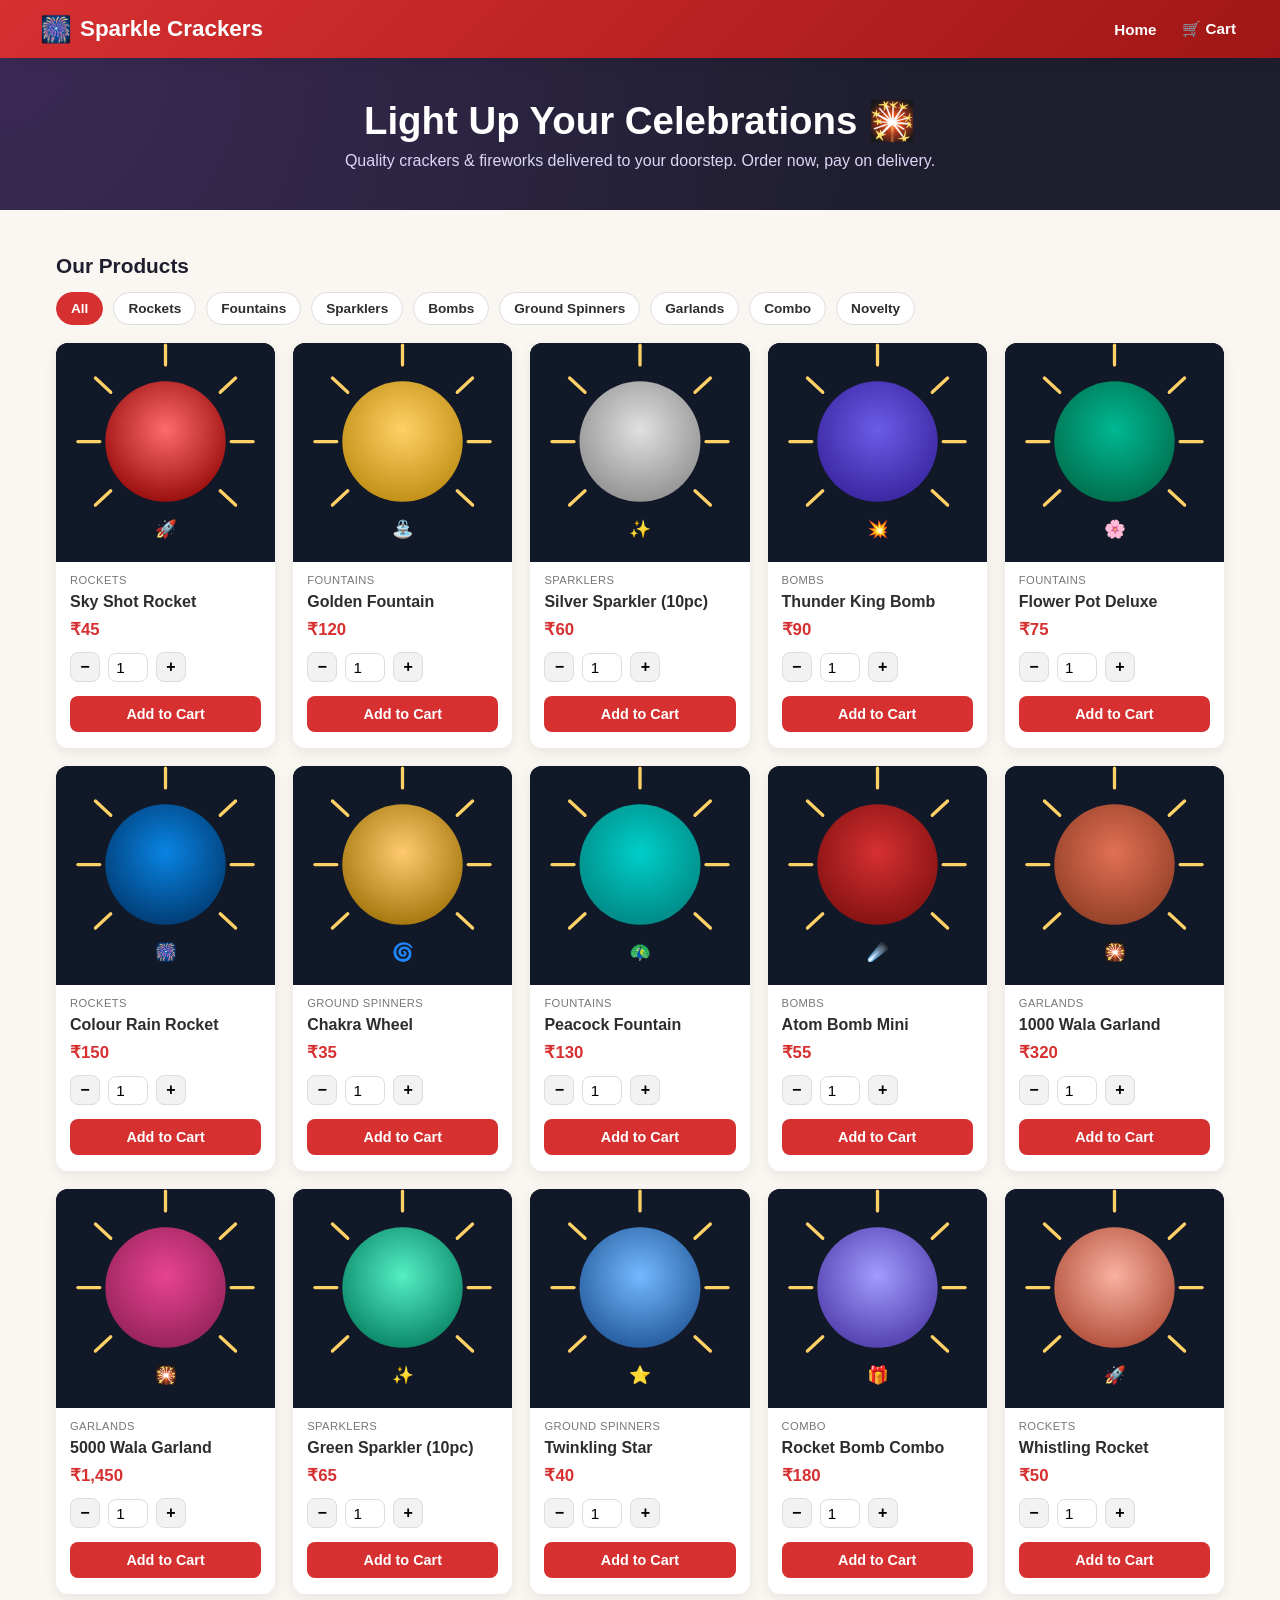
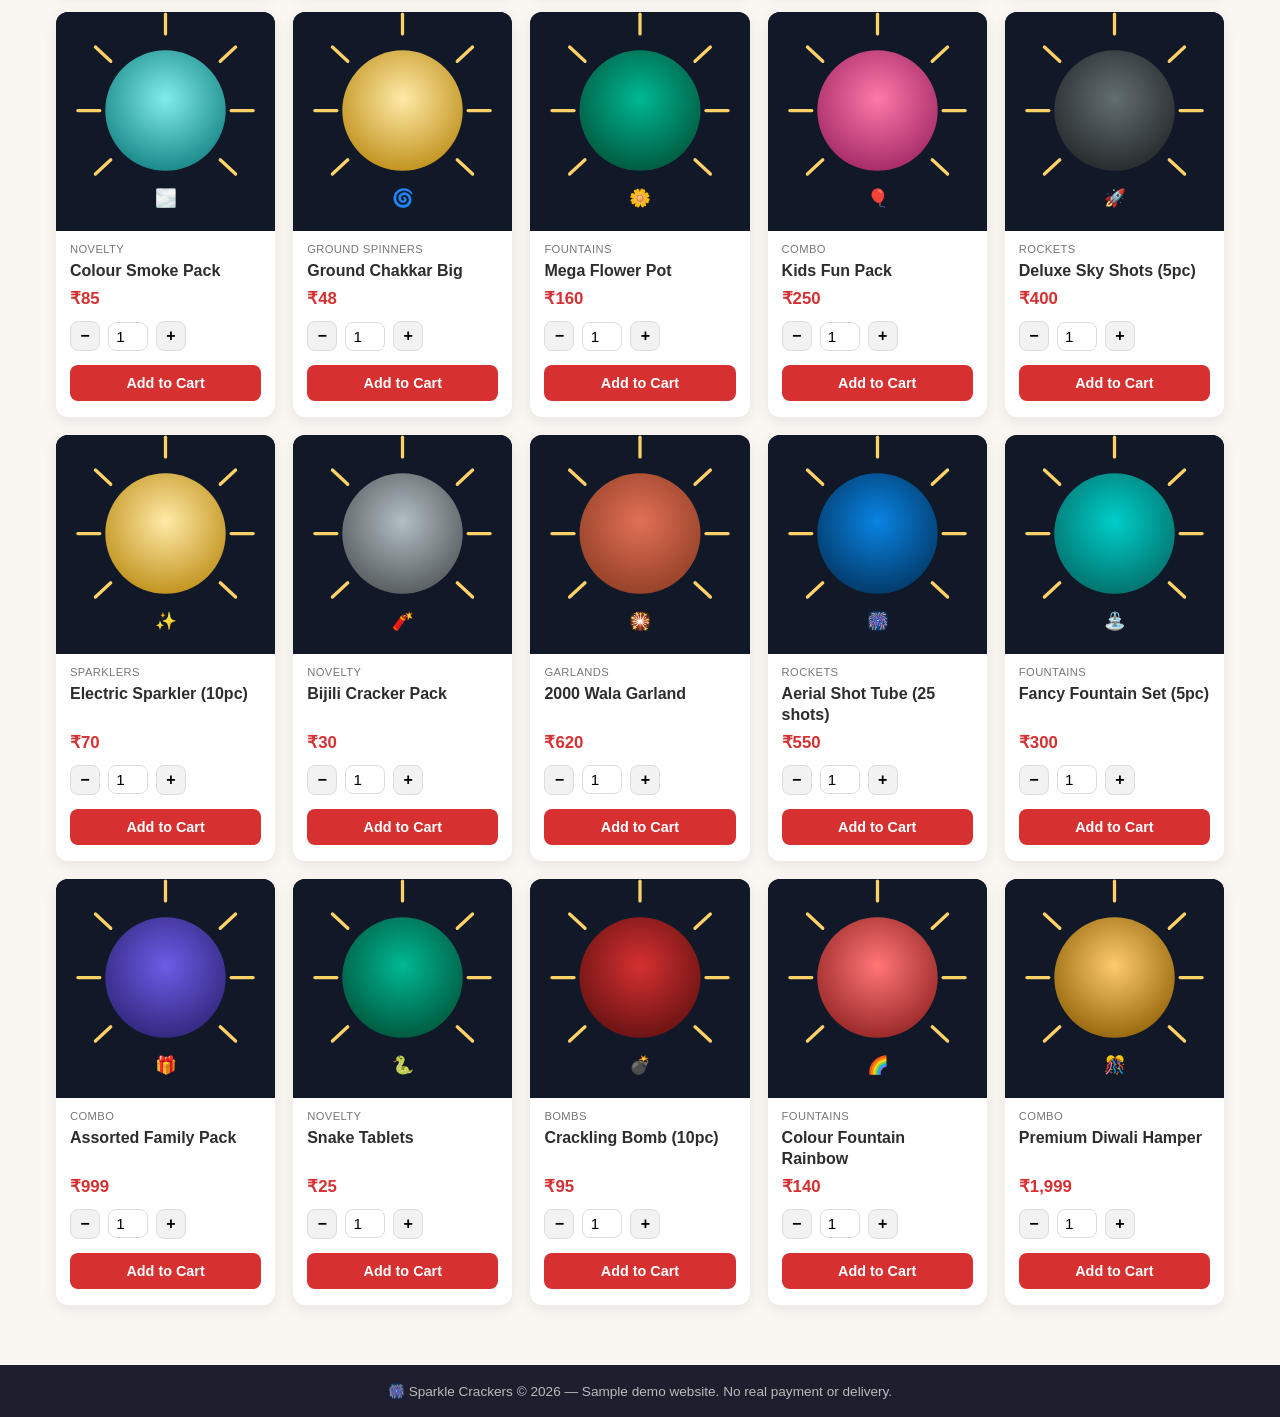
<file: index.html>
<!DOCTYPE html>
<html lang="en">
<head>
<meta charset="UTF-8" />
<meta name="viewport" content="width=device-width, initial-scale=1.0" />
<title>Sparkle Crackers | Online Shop</title>
<link rel="stylesheet" href="style.css" />
</head>
<body>

<header class="site-header">
  <div class="header-inner">
    <div class="logo"><span class="emoji">🎆</span> Sparkle Crackers</div>
    <nav class="site-nav">
      <a href="index.html">Home</a>
      <a href="cart.html" class="cart-link">🛒 Cart <span id="cartCount">0</span></a>
    </nav>
  </div>
</header>

<section class="hero">
  <h1>Light Up Your Celebrations 🎇</h1>
  <p>Quality crackers &amp; fireworks delivered to your doorstep. Order now, pay on delivery.</p>
</section>

<main>
  <h2 class="section-title">Our Products</h2>

  <div class="filter-bar" id="filterBar"></div>

  <div class="product-grid" id="productGrid"></div>
</main>

<footer>
  🎆 Sparkle Crackers &copy; 2026 — Sample demo website. No real payment or delivery.
</footer>

<script src="products.js"></script>
<script src="cart.js"></script>
<script src="ui.js"></script>
<script>
  const grid = document.getElementById("productGrid");
  const filterBar = document.getElementById("filterBar");
  let activeCategory = "All";

  const categories = ["All", ...new Set(PRODUCTS.map(p => p.category))];

  function renderFilters() {
    filterBar.innerHTML = categories.map(cat =>
      `<button data-cat="${cat}" class="${cat === activeCategory ? 'active' : ''}">${cat}</button>`
    ).join("");
  }

  function renderProducts() {
    const list = activeCategory === "All"
      ? PRODUCTS
      : PRODUCTS.filter(p => p.category === activeCategory);

    grid.innerHTML = list.map(p => `
      <div class="product-card" id="card-${p.id}">
        <img src="${p.img}" alt="${p.name}" />
        <div class="product-info">
          <span class="product-category">${p.category}</span>
          <span class="product-name">${p.name}</span>
          <span class="product-price">${formatRupees(p.price)}</span>
          <div class="qty-control">
            <button type="button" onclick="changeQty(${p.id}, -1)">−</button>
            <input type="number" min="1" value="1" id="qty-${p.id}" />
            <button type="button" onclick="changeQty(${p.id}, 1)">+</button>
          </div>
          <button class="btn btn-primary btn-block" style="margin-top:8px;" onclick="handleAdd(${p.id})">Add to Cart</button>
        </div>
      </div>
    `).join("");
  }

  function changeQty(id, delta) {
    const input = document.getElementById(`qty-${id}`);
    let val = parseInt(input.value) || 1;
    val = Math.max(1, val + delta);
    input.value = val;
  }

  function handleAdd(id) {
    const input = document.getElementById(`qty-${id}`);
    const qty = Math.max(1, parseInt(input.value) || 1);
    addToCart(id, qty);
    const card = document.getElementById(`card-${id}`);
    card.classList.add("added-flash");
    setTimeout(() => card.classList.remove("added-flash"), 400);
    const product = PRODUCTS.find(p => p.id === id);
    showToast(`Added ${qty} × ${product.name} to cart`);
  }

  filterBar.addEventListener("click", (e) => {
    if (e.target.tagName === "BUTTON") {
      activeCategory = e.target.dataset.cat;
      renderFilters();
      renderProducts();
    }
  });

  renderFilters();
  renderProducts();
</script>
</body>
</html>
</file>
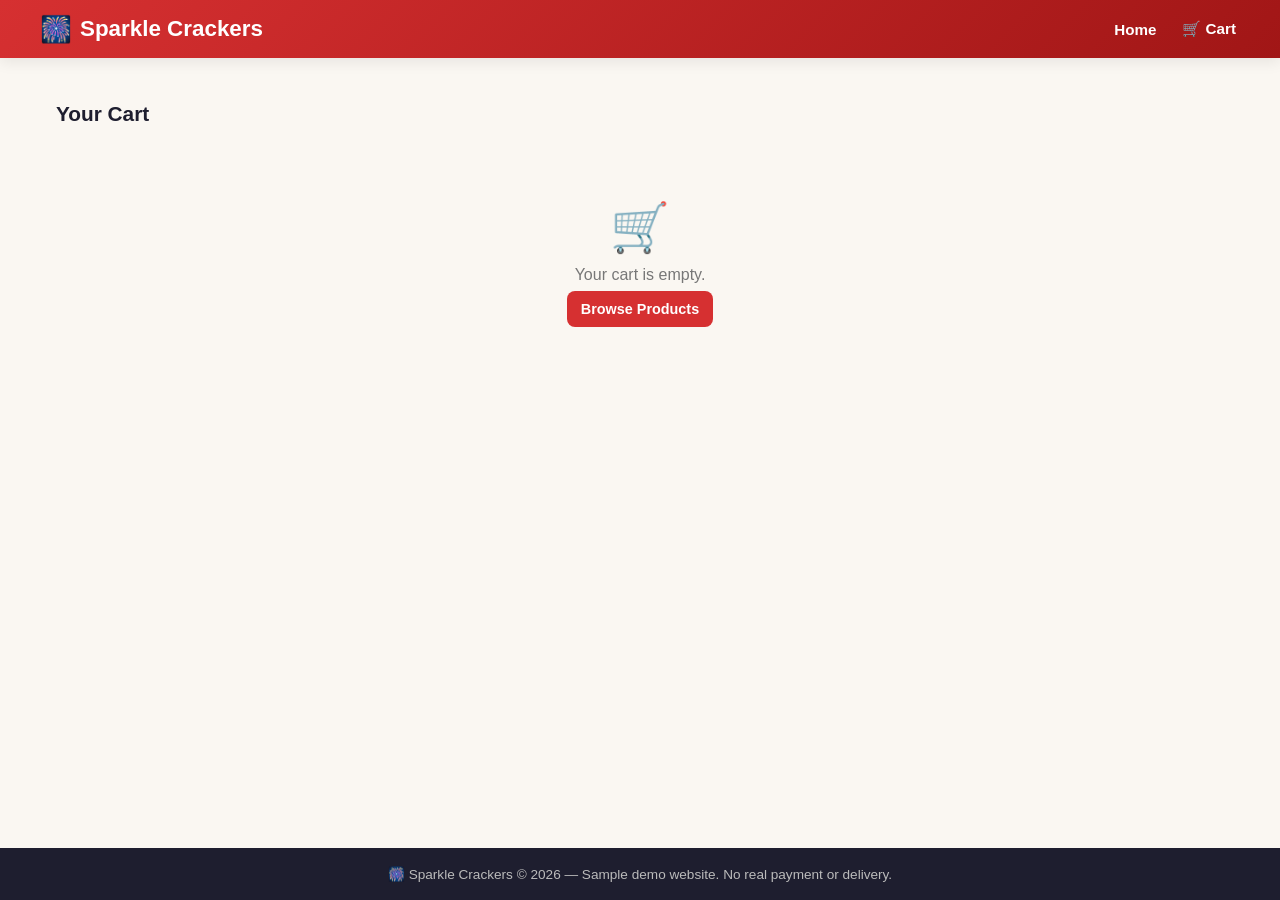
<file: cart.html>
<!DOCTYPE html>
<html lang="en">
<head>
<meta charset="UTF-8" />
<meta name="viewport" content="width=device-width, initial-scale=1.0" />
<title>Your Cart | Sparkle Crackers</title>
<link rel="stylesheet" href="style.css" />
</head>
<body>

<header class="site-header">
  <div class="header-inner">
    <div class="logo"><span class="emoji">🎆</span> Sparkle Crackers</div>
    <nav class="site-nav">
      <a href="index.html">Home</a>
      <a href="cart.html" class="cart-link">🛒 Cart <span id="cartCount">0</span></a>
    </nav>
  </div>
</header>

<main>
  <h2 class="section-title">Your Cart</h2>
  <div id="cartContainer"></div>
</main>

<footer>
  🎆 Sparkle Crackers &copy; 2026 — Sample demo website. No real payment or delivery.
</footer>

<script src="products.js"></script>
<script src="cart.js"></script>
<script src="ui.js"></script>
<script>
  const container = document.getElementById("cartContainer");

  function renderCart() {
    const items = getCartDetails();

    if (items.length === 0) {
      container.innerHTML = `
        <div class="empty-state">
          <span class="emoji">🛒</span>
          Your cart is empty.
          <div style="margin-top:16px;">
            <a href="index.html" class="btn btn-primary">Browse Products</a>
          </div>
        </div>
      `;
      return;
    }

    let html = items.map(item => `
      <div class="cart-item" id="cart-row-${item.product.id}">
        <img src="${item.product.img}" alt="${item.product.name}" />
        <div class="cart-item-info">
          <div class="cart-item-name">${item.product.name}</div>
          <div class="cart-item-price">${formatRupees(item.product.price)} each</div>
          <div class="qty-control">
            <button type="button" onclick="updateQty(${item.product.id}, -1)">−</button>
            <input type="number" min="1" value="${item.qty}" id="cart-qty-${item.product.id}"
                   onchange="setQtyDirect(${item.product.id}, this.value)" />
            <button type="button" onclick="updateQty(${item.product.id}, 1)">+</button>
          </div>
        </div>
        <div class="cart-item-actions">
          <div class="cart-item-total">${formatRupees(item.lineTotal)}</div>
          <button class="remove-link" onclick="removeItem(${item.product.id})">Remove</button>
        </div>
      </div>
    `).join("");

    const total = getCartTotal();

    html += `
      <div class="summary-box">
        <div class="summary-row">
          <span>Items (${getCartCount()})</span>
          <span>${formatRupees(total)}</span>
        </div>
        <div class="summary-row total">
          <span>Subtotal</span>
          <span>${formatRupees(total)}</span>
        </div>
        <a href="checkout.html" class="btn btn-primary btn-block" style="margin-top:14px; display:block; text-align:center;">Proceed to Checkout</a>
        <button class="btn btn-secondary btn-block" style="margin-top:8px;" onclick="handleClear()">Clear Cart</button>
      </div>
    `;

    container.innerHTML = html;
  }

  function updateQty(id, delta) {
    const cart = getCart();
    const newQty = (cart[id] || 1) + delta;
    setCartQty(id, newQty);
    renderCart();
  }

  function setQtyDirect(id, value) {
    setCartQty(id, value);
    renderCart();
  }

  function removeItem(id) {
    removeFromCart(id);
    renderCart();
    showToast("Item removed");
  }

  function handleClear() {
    if (confirm("Clear all items from cart?")) {
      clearCart();
      renderCart();
    }
  }

  renderCart();
</script>
</body>
</html>
</file>
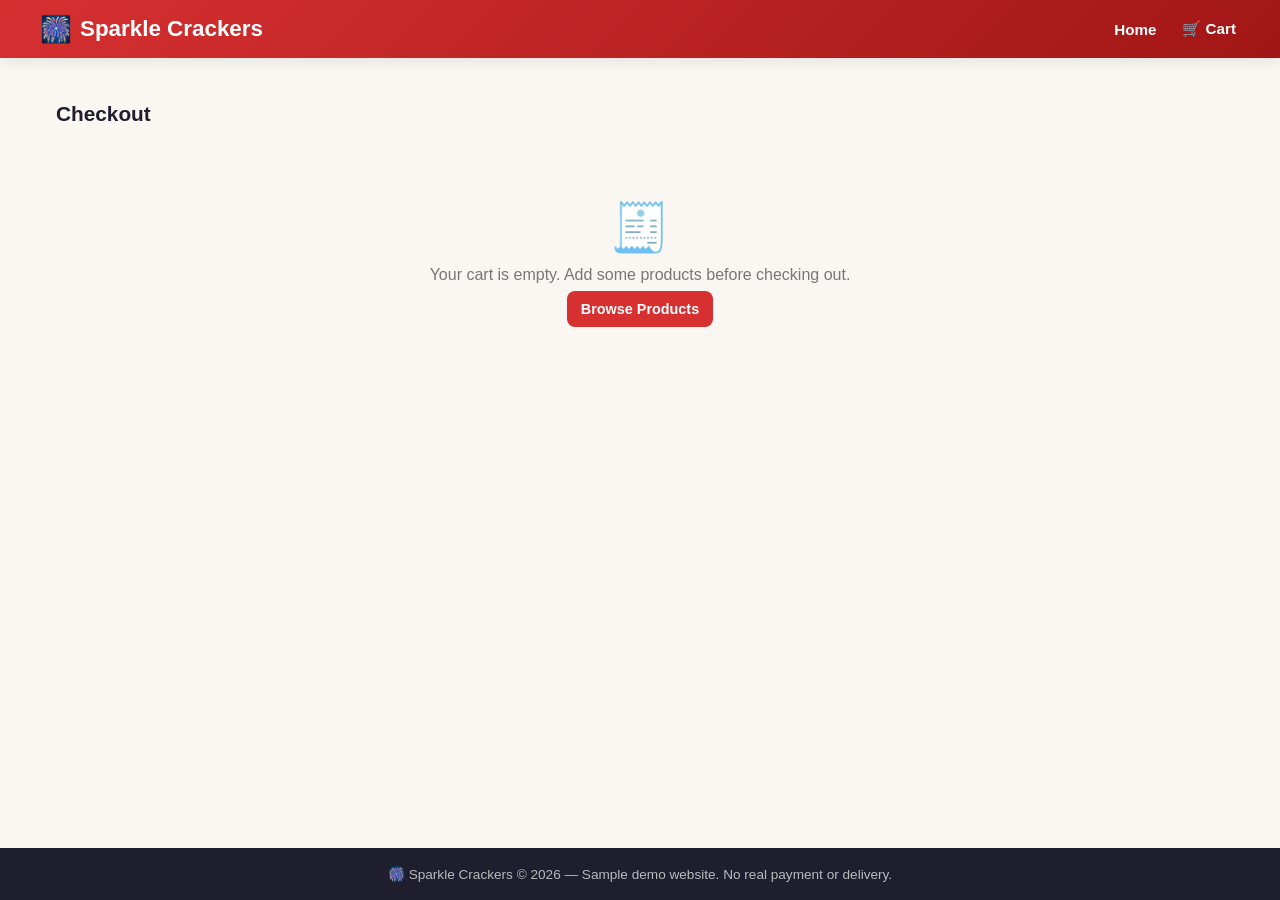
<file: checkout.html>
<!DOCTYPE html>
<html lang="en">
<head>
<meta charset="UTF-8" />
<meta name="viewport" content="width=device-width, initial-scale=1.0" />
<title>Checkout | Sparkle Crackers</title>
<link rel="stylesheet" href="style.css" />
</head>
<body>

<header class="site-header">
  <div class="header-inner">
    <div class="logo"><span class="emoji">🎆</span> Sparkle Crackers</div>
    <nav class="site-nav">
      <a href="index.html">Home</a>
      <a href="cart.html" class="cart-link">🛒 Cart <span id="cartCount">0</span></a>
    </nav>
  </div>
</header>

<main>
  <h2 class="section-title">Checkout</h2>

  <div id="checkoutContainer"></div>
</main>

<footer>
  🎆 Sparkle Crackers &copy; 2026 — Sample demo website. No real payment or delivery.
</footer>

<script src="products.js"></script>
<script src="cart.js"></script>
<script src="ui.js"></script>
<script>
  // ===== CONFIGURE THIS =====
  // Set the seller's WhatsApp number in international format, no + or spaces.
  // Example for India: "919876543210"
  const SELLER_WHATSAPP_NUMBER = "919597803405";
  // ===========================

  const container = document.getElementById("checkoutContainer");

  function render() {
    const items = getCartDetails();

    if (items.length === 0) {
      container.innerHTML = `
        <div class="empty-state">
          <span class="emoji">🧾</span>
          Your cart is empty. Add some products before checking out.
          <div style="margin-top:16px;">
            <a href="index.html" class="btn btn-primary">Browse Products</a>
          </div>
        </div>
      `;
      return;
    }

    const total = getCartTotal();

    const orderRowsHtml = items.map(item => `
      <div class="order-item-row">
        <span>${item.product.name} × ${item.qty}</span>
        <span>${formatRupees(item.lineTotal)}</span>
      </div>
    `).join("");

    container.innerHTML = `
      <div class="checkout-grid">
        <div class="form-card">
          <h3 style="margin-top:0;">Delivery Details</h3>
          <div class="form-group">
            <label for="custName">Customer Name</label>
            <input type="text" id="custName" placeholder="e.g. Rajesh Kumar" />
            <div class="error-text" id="errName">Please enter your name.</div>
          </div>
          <div class="form-group">
            <label for="custMobile">Mobile Number</label>
            <input type="tel" id="custMobile" placeholder="e.g. 9876543210" maxlength="10" />
            <div class="error-text" id="errMobile">Please enter a valid 10-digit mobile number.</div>
          </div>
          <div class="form-group">
            <label for="custAddress">Delivery Address</label>
            <textarea id="custAddress" placeholder="House no, street, city, pincode"></textarea>
            <div class="error-text" id="errAddress">Please enter your delivery address.</div>
          </div>
        </div>

        <div class="form-card">
          <h3 style="margin-top:0;">Order Summary</h3>
          ${orderRowsHtml}
          <div class="summary-row total">
            <span>Total Amount</span>
            <span>${formatRupees(total)}</span>
          </div>
          <button class="btn whatsapp-btn btn-block" style="margin-top:16px;" onclick="confirmOrder()">
            ✅ Confirm Order via WhatsApp
          </button>
          <p style="font-size:0.78rem; color:#888; margin-top:10px;">
            Clicking confirm will open WhatsApp with your order details pre-filled, ready to send to us.
          </p>
        </div>
      </div>
    `;
  }

  function validate() {
    let valid = true;
    const name = document.getElementById("custName").value.trim();
    const mobile = document.getElementById("custMobile").value.trim();
    const address = document.getElementById("custAddress").value.trim();

    document.getElementById("errName").style.display = "none";
    document.getElementById("errMobile").style.display = "none";
    document.getElementById("errAddress").style.display = "none";

    if (!name) {
      document.getElementById("errName").style.display = "block";
      valid = false;
    }
    if (!/^[6-9]\d{9}$/.test(mobile)) {
      document.getElementById("errMobile").style.display = "block";
      valid = false;
    }
    if (!address) {
      document.getElementById("errAddress").style.display = "block";
      valid = false;
    }

    return valid ? { name, mobile, address } : null;
  }

  function confirmOrder() {
    const data = validate();
    if (!data) return;

    const items = getCartDetails();
    if (items.length === 0) {
      showToast("Your cart is empty.");
      return;
    }
    const total = getCartTotal();

    let message = `*New Order - Sparkle Crackers*%0A%0A`;
    message += `*Customer Name:* ${data.name}%0A`;
    message += `*Mobile Number:* ${data.mobile}%0A`;
    message += `*Delivery Address:* ${data.address}%0A%0A`;
    message += `*Order Details:*%0A`;

    items.forEach(item => {
      message += `- ${item.product.name} | Qty: ${item.qty} | Price: ${formatRupees(item.product.price)} | Subtotal: ${formatRupees(item.lineTotal)}%0A`;
    });

    message += `%0A*Total Amount: ${formatRupees(total)}*%0A%0AThank you!`;

    const whatsappUrl = `https://wa.me/${SELLER_WHATSAPP_NUMBER}?text=${message}`;

    window.open(whatsappUrl, "_blank");

    // Optionally clear the cart after sending the order
    clearCart();
    showToast("Order sent! Cart cleared.");
    setTimeout(() => { window.location.href = "index.html"; }, 1500);
  }

  render();
</script>
</body>
</html>
</file>
<file: style.css>
:root {
  --primary: #d63031;
  --primary-dark: #a11616;
  --accent: #fdcb6e;
  --dark: #1e1e2f;
  --light-bg: #faf7f2;
  --card-bg: #ffffff;
  --text: #2d2d2d;
  --muted: #777;
  --radius: 12px;
  --shadow: 0 4px 14px rgba(0, 0, 0, 0.08);
  font-family: 'Segoe UI', Roboto, Arial, sans-serif;
}

* {
  box-sizing: border-box;
}

body {
  margin: 0;
  background: var(--light-bg);
  color: var(--text);
  min-height: 100vh;
  display: flex;
  flex-direction: column;
}

a {
  text-decoration: none;
  color: inherit;
}

/* ===== Header ===== */
header.site-header {
  background: linear-gradient(135deg, var(--primary), var(--primary-dark));
  color: #fff;
  padding: 14px 20px;
  position: sticky;
  top: 0;
  z-index: 100;
  box-shadow: var(--shadow);
}

.header-inner {
  max-width: 1200px;
  margin: 0 auto;
  display: flex;
  align-items: center;
  justify-content: space-between;
  gap: 12px;
}

.logo {
  font-size: 1.4rem;
  font-weight: 800;
  display: flex;
  align-items: center;
  gap: 8px;
  white-space: nowrap;
}

.logo span.emoji {
  font-size: 1.6rem;
}

nav.site-nav {
  display: flex;
  align-items: center;
  gap: 18px;
}

nav.site-nav a {
  font-weight: 600;
  font-size: 0.95rem;
  padding: 6px 4px;
  position: relative;
  transition: opacity 0.2s;
}

nav.site-nav a:hover {
  opacity: 0.85;
}

.cart-link {
  display: flex;
  align-items: center;
  gap: 6px;
}

#cartCount {
  background: var(--accent);
  color: var(--dark);
  font-size: 0.75rem;
  font-weight: 800;
  min-width: 20px;
  height: 20px;
  border-radius: 50%;
  display: none;
  align-items: center;
  justify-content: center;
  padding: 0 4px;
}

/* ===== Hero ===== */
.hero {
  background: radial-gradient(circle at top left, #3b2a55, #1e1e2f 70%);
  color: #fff;
  text-align: center;
  padding: 40px 20px;
}

.hero h1 {
  margin: 0 0 8px;
  font-size: clamp(1.6rem, 4vw, 2.4rem);
}

.hero p {
  margin: 0;
  color: #dcd6f7;
  font-size: 1rem;
}

/* ===== Layout ===== */
main {
  flex: 1;
  width: 100%;
  max-width: 1200px;
  margin: 0 auto;
  padding: 24px 16px 60px;
}

.section-title {
  font-size: 1.3rem;
  margin: 20px 0 14px;
  font-weight: 700;
  color: var(--dark);
}

/* ===== Filter bar ===== */
.filter-bar {
  display: flex;
  flex-wrap: wrap;
  gap: 10px;
  margin-bottom: 18px;
}

.filter-bar button {
  border: 1px solid #ddd;
  background: #fff;
  padding: 8px 14px;
  border-radius: 20px;
  cursor: pointer;
  font-size: 0.85rem;
  font-weight: 600;
  color: var(--text);
  transition: all 0.2s;
}

.filter-bar button.active,
.filter-bar button:hover {
  background: var(--primary);
  color: #fff;
  border-color: var(--primary);
}

/* ===== Product Grid ===== */
.product-grid {
  display: grid;
  grid-template-columns: repeat(auto-fill, minmax(210px, 1fr));
  gap: 18px;
}

.product-card {
  background: var(--card-bg);
  border-radius: var(--radius);
  box-shadow: var(--shadow);
  overflow: hidden;
  display: flex;
  flex-direction: column;
  transition: transform 0.15s ease;
}

.product-card:hover {
  transform: translateY(-4px);
}

.product-card img {
  width: 100%;
  aspect-ratio: 1 / 1;
  object-fit: cover;
  background: #111;
}

.product-info {
  padding: 12px 14px 16px;
  display: flex;
  flex-direction: column;
  gap: 6px;
  flex: 1;
}

.product-category {
  font-size: 0.7rem;
  text-transform: uppercase;
  color: var(--muted);
  letter-spacing: 0.4px;
}

.product-name {
  font-weight: 700;
  font-size: 1rem;
  line-height: 1.3;
}

.product-price {
  font-weight: 800;
  color: var(--primary);
  font-size: 1.05rem;
  margin-top: auto;
}

.qty-control {
  display: flex;
  align-items: center;
  gap: 8px;
  margin-top: 6px;
}

.qty-control button {
  width: 30px;
  height: 30px;
  border-radius: 8px;
  border: 1px solid #ddd;
  background: #f2f2f2;
  font-size: 1rem;
  cursor: pointer;
  font-weight: 700;
}

.qty-control input {
  width: 40px;
  text-align: center;
  border: 1px solid #ddd;
  border-radius: 8px;
  padding: 5px 0;
  font-size: 0.95rem;
}

.btn {
  border: none;
  cursor: pointer;
  font-weight: 700;
  border-radius: 8px;
  padding: 10px 14px;
  font-size: 0.9rem;
  transition: background 0.2s, opacity 0.2s;
}

.btn-primary {
  background: var(--primary);
  color: #fff;
}

.btn-primary:hover {
  background: var(--primary-dark);
}

.btn-secondary {
  background: #eee;
  color: var(--text);
}

.btn-secondary:hover {
  background: #ddd;
}

.btn-block {
  width: 100%;
}

.btn:disabled {
  opacity: 0.5;
  cursor: not-allowed;
}

.added-flash {
  animation: flash 0.4s ease;
}

@keyframes flash {
  0% { background: #d1f7d6; }
  100% { background: var(--card-bg); }
}

/* ===== Cart Page ===== */
.cart-item {
  display: flex;
  align-items: center;
  gap: 14px;
  background: var(--card-bg);
  border-radius: var(--radius);
  box-shadow: var(--shadow);
  padding: 12px;
  margin-bottom: 12px;
}

.cart-item img {
  width: 70px;
  height: 70px;
  object-fit: cover;
  border-radius: 8px;
  flex-shrink: 0;
}

.cart-item-info {
  flex: 1;
  min-width: 0;
}

.cart-item-name {
  font-weight: 700;
  font-size: 0.98rem;
  margin-bottom: 2px;
}

.cart-item-price {
  color: var(--muted);
  font-size: 0.85rem;
}

.cart-item-actions {
  display: flex;
  flex-direction: column;
  align-items: flex-end;
  gap: 8px;
}

.cart-item-total {
  font-weight: 800;
  color: var(--primary);
}

.remove-link {
  color: #b23b3b;
  font-size: 0.8rem;
  cursor: pointer;
  background: none;
  border: none;
  text-decoration: underline;
  padding: 0;
}

.empty-state {
  text-align: center;
  padding: 60px 20px;
  color: var(--muted);
}

.empty-state .emoji {
  font-size: 3rem;
  display: block;
  margin-bottom: 10px;
}

.summary-box {
  background: var(--card-bg);
  border-radius: var(--radius);
  box-shadow: var(--shadow);
  padding: 18px;
  margin-top: 18px;
}

.summary-row {
  display: flex;
  justify-content: space-between;
  padding: 6px 0;
  font-size: 0.95rem;
}

.summary-row.total {
  border-top: 1px dashed #ccc;
  margin-top: 8px;
  padding-top: 12px;
  font-size: 1.15rem;
  font-weight: 800;
  color: var(--primary);
}

/* ===== Checkout Page ===== */
.checkout-grid {
  display: grid;
  grid-template-columns: 1.1fr 1fr;
  gap: 24px;
  align-items: start;
}

@media (max-width: 800px) {
  .checkout-grid {
    grid-template-columns: 1fr;
  }
}

.form-card {
  background: var(--card-bg);
  border-radius: var(--radius);
  box-shadow: var(--shadow);
  padding: 20px;
}

.form-group {
  margin-bottom: 16px;
}

.form-group label {
  display: block;
  font-weight: 600;
  font-size: 0.9rem;
  margin-bottom: 6px;
}

.form-group input,
.form-group textarea {
  width: 100%;
  padding: 10px 12px;
  border-radius: 8px;
  border: 1px solid #ddd;
  font-size: 0.95rem;
  font-family: inherit;
}

.form-group textarea {
  resize: vertical;
  min-height: 80px;
}

.error-text {
  color: #c0392b;
  font-size: 0.8rem;
  margin-top: 4px;
  display: none;
}

.order-item-row {
  display: flex;
  justify-content: space-between;
  font-size: 0.9rem;
  padding: 6px 0;
  border-bottom: 1px solid #f0f0f0;
}

.whatsapp-btn {
  background: #25d366;
  color: #fff;
  display: flex;
  align-items: center;
  justify-content: center;
  gap: 8px;
  font-size: 1rem;
}

.whatsapp-btn:hover {
  background: #1ebe5b;
}

/* ===== Footer ===== */
footer {
  background: var(--dark);
  color: #bbb;
  text-align: center;
  padding: 18px;
  font-size: 0.85rem;
}

/* ===== Toast ===== */
#toast {
  position: fixed;
  bottom: 20px;
  left: 50%;
  transform: translateX(-50%) translateY(20px);
  background: var(--dark);
  color: #fff;
  padding: 12px 20px;
  border-radius: 30px;
  font-size: 0.9rem;
  opacity: 0;
  pointer-events: none;
  transition: all 0.3s ease;
  z-index: 999;
  white-space: nowrap;
}

#toast.show {
  opacity: 1;
  transform: translateX(-50%) translateY(0);
}

@media (max-width: 480px) {
  .header-inner {
    flex-wrap: wrap;
  }
  nav.site-nav {
    gap: 12px;
  }
  .cart-item {
    flex-wrap: wrap;
  }
  .cart-item-actions {
    width: 100%;
    align-items: flex-start;
    flex-direction: row;
    justify-content: space-between;
  }
}
</file>
